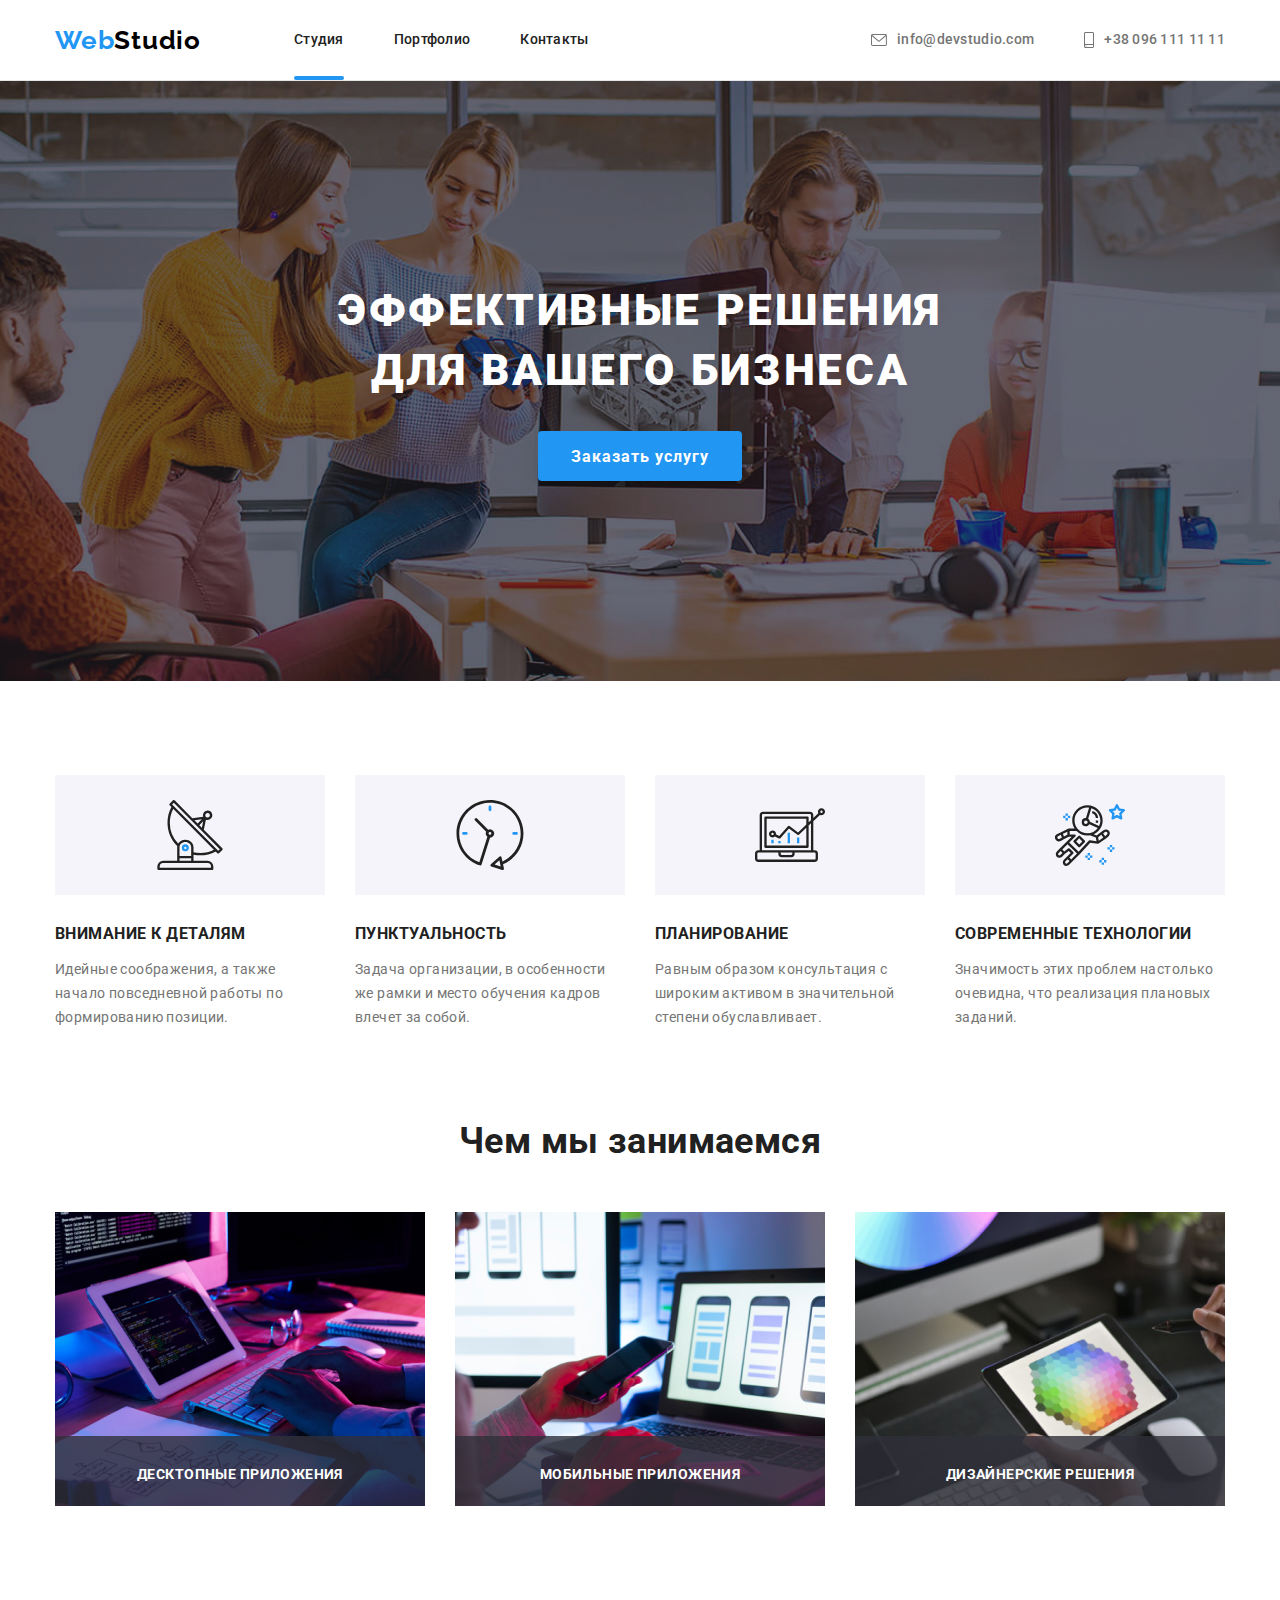
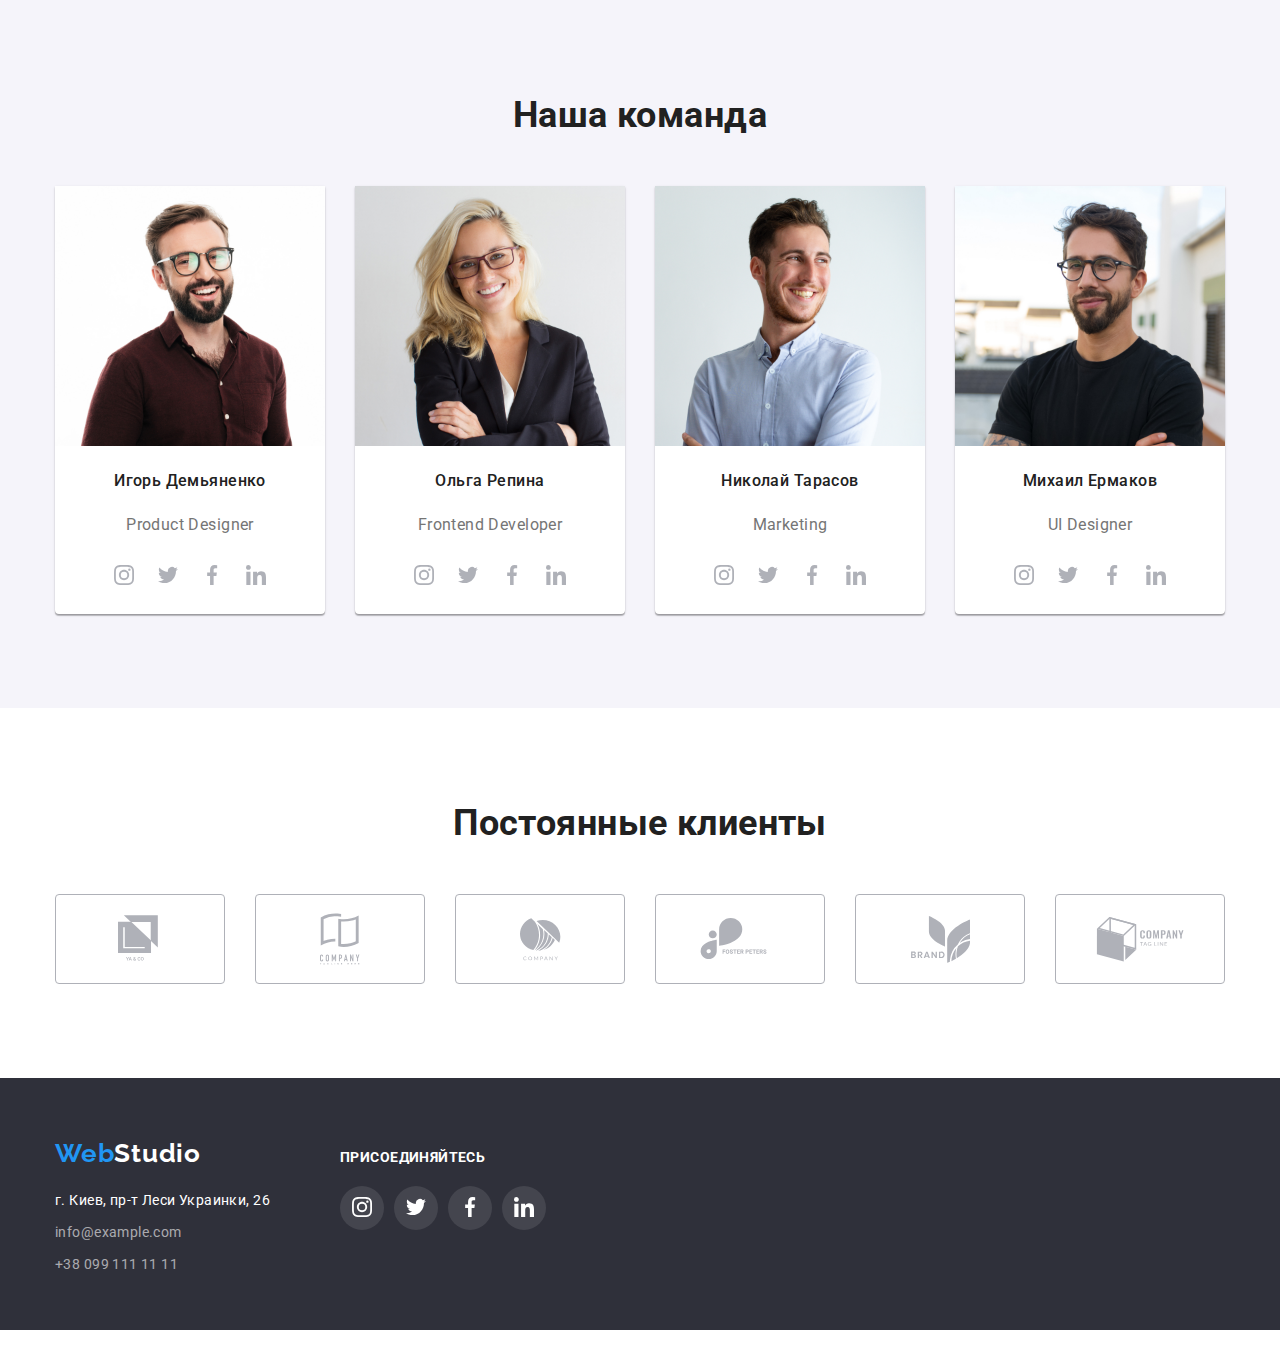
<file: index.html>
<!DOCTYPE html>
<html lang="ru">
	<head>
		<meta charset="UTF-8" />
		<meta name="viewport" content="width=device-width, initial-scale=1.0" />
		<title>WebStudio</title>
		<link
			href="https://fonts.googleapis.com/css2?family=Raleway:wght@700&family=Roboto:wght@400;500;700;900&display=swap"
			rel="stylesheet"
		/>
		<link rel="stylesheet" href="https://cdn.jsdelivr.net/npm/modern-normalize@1.0.0/modern-normalize.min.css" />
		<link rel="stylesheet" href="./css/styles.css" />
	</head>
	<body>
		<!-- Header-->

		<header class="page-header header-border">
			<!--Навигация по сайту-->
			<div class="container menu">
				<nav class="page-header menu">
					<a class="logo link" href="./index.html"><span class="logo-blue">Web</span>Studio</a>

					<ul class="list-item menu">
						<li class="header-list-item"><a class="link nav-link nav active" href="./studio.html">Студия</a></li>
						<li class="header-list-item"><a class="link nav-link nav" href="./portfolio.html">Портфолио</a></li>
						<li class="header-list-item"><a class="link nav-link nav" href="#contacts">Контакты</a></li>
					</ul>
				</nav>

				<ul class="list-item menu contacts-nav">
					<li class="header-list-item">
						<a class="link nav-link address-header" href="mailto:info@devstudio.com">
							<svg class="header-icon" width="16" height="12">
								<use href="./images/symbol-defs.svg#icon-envelope"></use>
							</svg>
							info@devstudio.com
						</a>
					</li>
					<li class="header-list-item">
						<a class="link nav-link address-header" href="tel:+380961111111">
							<svg class="header-icon" width="10" height="16">
								<use href="./images/symbol-defs.svg#icon-smartphone"></use>
							</svg>
							+38 096 111 11 11
						</a>
					</li>
				</ul>
			</div>
		</header>

		<!--Main part-->

		<main>
			<!--Особенности-->

			<section class="hero">
				<div class="overlay">
					<h1 class="hero-title">
						Эффективные решения
						<br />
						для вашего бизнеса
					</h1>
					<button class="button" data-modal-open>Заказать услугу</button>
				</div>
			</section>

			<section class="section">
				<div class="container">
					<!--<h2>
						<span>Особенности</span>
					</h2>-->
					<ul class="list-item-main">
						<li class="features-list-main">
							<div class="features-list-block">
								<svg class="features-list-image" width="70" height="70">
									<use href="./images/symbol-defs.svg#icon-antenna"></use>
								</svg>
							</div>
							<h3 class="subtitle">Внимание к деталям</h3>
							<p class="text">Идейные соображения, а также начало повседневной работы по формированию позиции.</p>
						</li>
						<li class="features-list-main">
							<div class="features-list-block">
								<svg class="features-list-image" width="70" height="70">
									<use href="./images/symbol-defs.svg#icon-clock"></use>
								</svg>
							</div>
							<h3 class="subtitle">Пунктуальность</h3>
							<p class="text">Задача организации, в особенности же рамки и место обучения кадров влечет за собой.</p>
						</li>
						<li class="features-list-main">
							<div class="features-list-block">
								<svg class="features-list-image" width="70" height="70">
									<use href="./images/symbol-defs.svg#icon-diagram"></use>
								</svg>
							</div>
							<h3 class="subtitle">Планирование</h3>
							<p class="text">Равным образом консультация с широким активом в значительной степени обуславливает.</p>
						</li>
						<li class="features-list-main">
							<div class="features-list-block">
								<svg class="features-list-image" width="70" height="70">
									<use href="./images/symbol-defs.svg#icon-astronaut"></use>
								</svg>
							</div>
							<h3 class="subtitle">Современные технологии</h3>
							<p class="text">Значимость этих проблем настолько очевидна, что реализация плановых заданий.</p>
						</li>
					</ul>
				</div>
			</section>

			<!-- Чем мы занимаемся-->

			<section class="we-do-section">
				<div class="container">
					<h2 class="heading">Чем мы занимаемся</h2>
					<ul class="list-item-main">
						<li>
							<div class="we-do-overflow">
								<img src="./images/box1.jpg" alt="Разметка сайтов" width="370" height="294" />
								<p class="we-do-subscription">Десктопные приложения</p>
							</div>
						</li>
						<li>
							<div class="we-do-overflow">
								<img src="./images/box2.jpg" alt="Написание кода" width="370" height="294" />
								<p class="we-do-subscription">Мобильные приложения</p>
							</div>
						</li>
						<li>
							<div class="we-do-overflow">
								<img src="./images/box3.jpg" alt="Колористика" width="370" height="294" />
							    <p class="we-do-subscription">Дизайнерские решения</p>
							</div>
						</li>
					</ul>
				</div>
			</section>

			<!--Наша команда-->

			<section class="our-team-section">
				<div class="container">
					<h2 class="heading">Наша команда</h2>
					<div>
						<ul class="list-item-main">
							<li class="team-list-item">
								<img
									src="./images/ihor_demianenko.jpg"
									alt="Продукт дизайнер Игорь Демьяненко"
									width="270"
									height="260"
								/>
								<h4 class="image-heading">Игорь Демьяненко</h4>
								<p class="image-text">Product Designer</p>
								<ul class="team-social-links">
									<li class="team-social-link-button">
										<a href="" class="link-for-team-social-link">
											<button class="team-button">
												<svg class="team-social-links-image" width="20" height="20">
													<use href="./images/symbol-defs.svg#icon-instagram2"></use>
												</svg>
												</button>
										</a>
									</li>
									<li class="team-social-link-button">
										<a href="" class="link-for-team-social-link">
											<button class="team-button">
												<svg class="team-social-links-image" width="20" height="20">
													<use href="./images/symbol-defs.svg#icon-twitter"></use>
												</svg>
											</button>
										</a>
									</li>
									<li class="team-social-link-button">
										<a href="" class="link-for-team-social-link">
											<button class="team-button">
												<svg class="team-social-links-image" width="20" height="20">
													<use href="./images/symbol-defs.svg#icon-facebook"></use>
												</svg>
											</button>
										</a>
									</li>
									<li class="team-social-link-button">
										<a href="" class="link-for-team-social-link">
											<button class="team-button">
												<svg class="team-social-links-image" width="20" height="20">
													<use href="./images/symbol-defs.svg#icon-linkedin"></use>
												</svg>
											</button>
										</a>
									</li>
								</ul>
							</li>
							<li class="team-list-item">
								<img src="./images/olha_repina.jpg" alt="Фронт-энд разработчик Ольга Репина" width="270" height="260" />
								<h4 class="image-heading">Ольга Репина</h4>
								<p class="image-text">Frontend Developer</p>
								<ul class="team-social-links">
									<li class="team-social-link-button">
										<a href="" class="link-for-team-social-link">
											<button class="team-button">
												<svg class="team-social-links-image" width="20" height="20">
													<use href="./images/symbol-defs.svg#icon-instagram2"></use>
												</svg>
												</button>
										</a>
									</li>
									<li class="team-social-link-button">
										<a href="" class="link-for-team-social-link">
											<button class="team-button">
												<svg class="team-social-links-image" width="20" height="20">
													<use href="./images/symbol-defs.svg#icon-twitter"></use>
												</svg>
											</button>
										</a>
									</li>
									<li class="team-social-link-button">
										<a href="" class="link-for-team-social-link">
											<button class="team-button">
												<svg class="team-social-links-image" width="20" height="20">
													<use href="./images/symbol-defs.svg#icon-facebook"></use>
												</svg>
											</button>
										</a>
									</li>
									<li class="team-social-link-button">
										<a href="" class="link-for-team-social-link">
											<button class="team-button">
												<svg class="team-social-links-image" width="20" height="20">
													<use href="./images/symbol-defs.svg#icon-linkedin"></use>
												</svg>
											</button>
										</a>
									</li>
								</ul>
							</li>
							<li class="team-list-item">
								<img src="./images/nikolai_tarasov.jpg" alt="Маркетинг Николай Тарасов" width="270" height="260" />
								<h4 class="image-heading">Николай Тарасов</h4>
								<p class="image-text">Marketing</p>
								<ul class="team-social-links">
									<li class="team-social-link-button">
										<a href="" class="link-for-team-social-link">
											<button class="team-button">
												<svg class="team-social-links-image" width="20" height="20">
													<use href="./images/symbol-defs.svg#icon-instagram2"></use>
												</svg>
												</button>
										</a>
									</li>
									<li class="team-social-link-button">
										<a href="" class="link-for-team-social-link">
											<button class="team-button">
												<svg class="team-social-links-image" width="20" height="20">
													<use href="./images/symbol-defs.svg#icon-twitter"></use>
												</svg>
											</button>
										</a>
									</li>
									<li class="team-social-link-button">
										<a href="" class="link-for-team-social-link">
											<button class="team-button">
												<svg class="team-social-links-image" width="20" height="20">
													<use href="./images/symbol-defs.svg#icon-facebook"></use>
												</svg>
											</button>
										</a>
									</li>
									<li class="team-social-link-button">
										<a href="" class="link-for-team-social-link">
											<button class="team-button">
												<svg class="team-social-links-image" width="20" height="20">
													<use href="./images/symbol-defs.svg#icon-linkedin"></use>
												</svg>
											</button>
										</a>
									</li>
								</ul>
							</li>
							<li class="team-list-item">
								<img src="./images/mikhail_yermakov.jpg" alt="Юай дизайнер Михаил Ермаков" width="270" height="260" />
								<h4 class="image-heading">Михаил Ермаков</h4>
								<p class="image-text">UI Designer</p>
								<ul class="team-social-links">
									<li class="team-social-link-button">
										<a href="" class="link-for-team-social-link">
											<button class="team-button">
												<svg class="team-social-links-image" width="20" height="20">
													<use href="./images/symbol-defs.svg#icon-instagram2"></use>
												</svg>
												</button>
										</a>
									</li>
									<li class="team-social-link-button">
										<a href="" class="link-for-team-social-link">
											<button class="team-button">
												<svg class="team-social-links-image" width="20" height="20">
													<use href="./images/symbol-defs.svg#icon-twitter"></use>
												</svg>
											</button>
										</a>
									</li>
									<li class="team-social-link-button">
										<a href="" class="link-for-team-social-link">
											<button class="team-button">
												<svg class="team-social-links-image" width="20" height="20">
													<use href="./images/symbol-defs.svg#icon-facebook"></use>
												</svg>
											</button>
										</a>
									</li>
									<li class="team-social-link-button">
										<a href="" class="link-for-team-social-link">
											<button class="team-button">
												<svg class="team-social-links-image" width="20" height="20">
													<use href="./images/symbol-defs.svg#icon-linkedin"></use>
												</svg>
											</button>
										</a>
									</li>
								</ul>
							</li>
						</ul>
					</div>
				</div>
			</section>

			<section class="our-clients-section">
				<div class="container">
					<h2 class="heading">Постоянные клиенты</h2>
					<ul class="our-clients-list">
						<li class="our-clients-list-item">
							<a class="our-clients-link">
								<svg class="our-clients-icon" width="44" height="49">
									<use href="./images/symbol-defs.svg#icon-logo-1"></use>
								</svg>
							</a>
						</li>
						<li class="our-clients-list-item">
							<a class="our-clients-link">
								<svg class="our-clients-icon" width="40" height="52">
									<use href="./images/symbol-defs.svg#icon-logo-2"></use>
								</svg>
							</a>
						</li>
						<li class="our-clients-list-item">
							<a class="our-clients-link">
								<svg class="our-clients-icon" width="41" height="43">
									<use href="./images/symbol-defs.svg#icon-logo-3"></use>
								</svg>
							</a>
						</li>
						<li class="our-clients-list-item">
							<a class="our-clients-link">
								<svg class="our-clients-icon" width="80" height="42">
									<use href="./images/symbol-defs.svg#icon-logo-4"></use>
								</svg>
							</a>
						</li>
						<li class="our-clients-list-item">
							<a class="our-clients-link">
								<svg class="our-clients-icon" width="59" height="47">
									<use href="./images/symbol-defs.svg#icon-logo-5"></use>
								</svg>
							</a>
						</li>
						<li class="our-clients-list-item">
							<a class="our-clients-link">
								<svg class="our-clients-icon" width="89" height="45">
									<use href="./images/symbol-defs.svg#icon-logo-6"></use>
								</svg>
							</a>
						</li>
					</ul>
				</div>
			</section>
		</main>

		<!--Footer-->

		<footer class="background footer-container">
			<div class="address-container">
				<div class="logo-container">
					<a class="logo link footer-logo" href="./index.html"><span class="logo-blue">Web</span>Studio</a>
				<address id="contacts">
					<ul class="footer-address-links">
						<li>
							<p class="address-text">г. Киев, пр-т Леси Украинки, 26</p>
						</li>
						<li><a class="address-links" href="mailto:info@example.com">info@example.com</a></li>
						<li><a class="address-links" href="tel:+380991111111">+38 099 111 11 11</a></li>
					</ul>
				</address>
			    </div>
			    <div class="contacts-footer">
				<p class="footer-contacts-text">присоединяйтесь</p>
				<ul class="footer-button-list">
					<li class="footer-button">
						<a href="" class="footer-button-link">
							<button type="button" class="button-in-footer">
								<svg class="footer-icon" width="20" height="20">
									<use href="./images/symbol-defs.svg#icon-instagram2">
									</use>
								</svg>
							</button>
						</a>
					</li>
					<li class="footer-button">
						<a href="" class="footer-button-link">
							<button type="button" class="button-in-footer">
								<svg class="footer-icon" width="20" height="20">
									<use href="./images/symbol-defs.svg#icon-twitter">
									</use>
								</svg>
							</button>
						</a>
					</li>
					<li class="footer-button">
						<a href="" class="footer-button-link">
							<button type="button" class="button-in-footer">
								<svg class="footer-icon" width="20" height="20">
									<use href="./images/symbol-defs.svg#icon-facebook">
									</use>
								</svg>
							</button>
						</a>
					</li>
					<li class="footer-button">
						<a href="" class="footer-button-link">
							<button type="button" class="button-in-footer">
								<svg class="footer-icon" width="20" height="20">
									<use href="./images/symbol-defs.svg#icon-linkedin">
									</use>
								</svg>
							</button>
						</a>
					</li>
				</ul>
			    </div>
			</div>
		</footer>

		<div class="backdrop is-hidden" data-modal>
			<div class="modal">
				<button type="button" class="modal-button" data-modal-close>
					<svg class="modal-button-icon" width="18" height="18">
						<use href="./images/symbol-defs.svg#icon-close-modal-window"></use>
					</svg>
				</button>
			</div>
		</div>

        <script src="./js/modal.js"></script>

	</body>
</html>
</file>
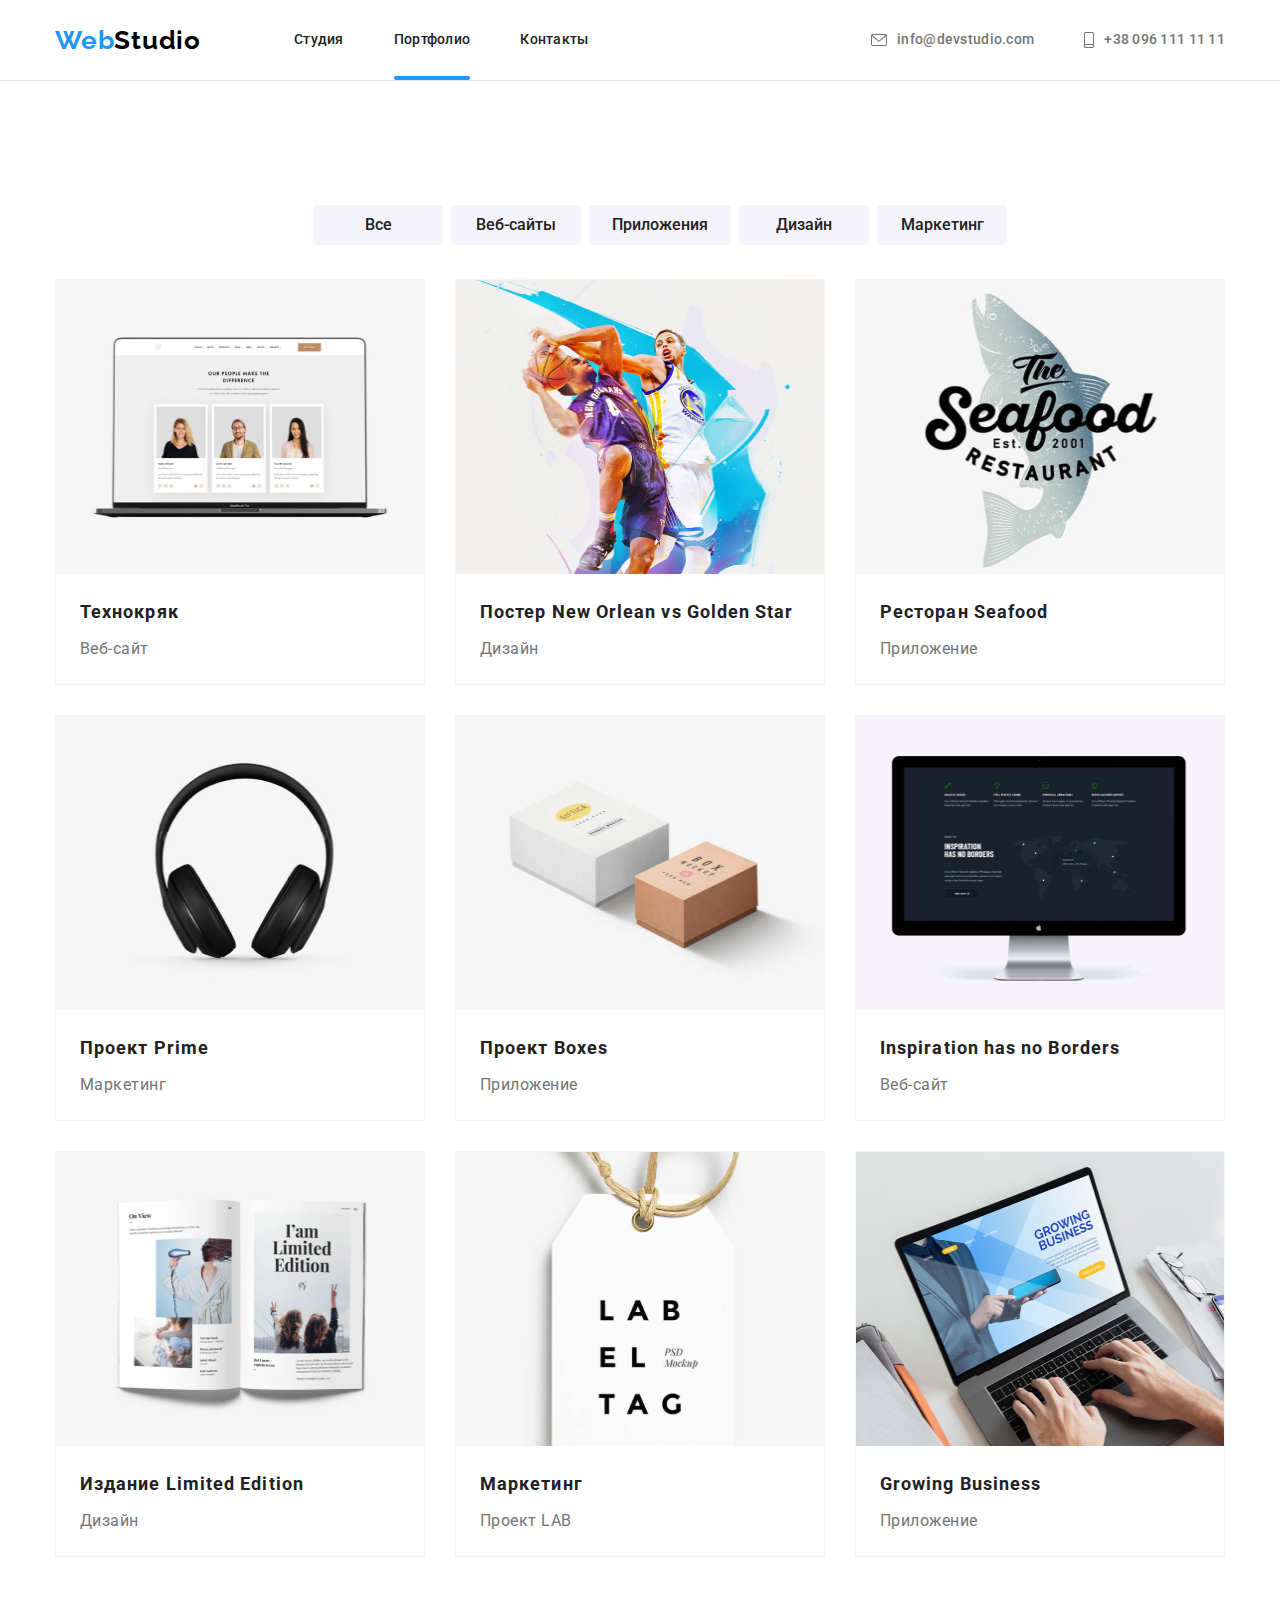
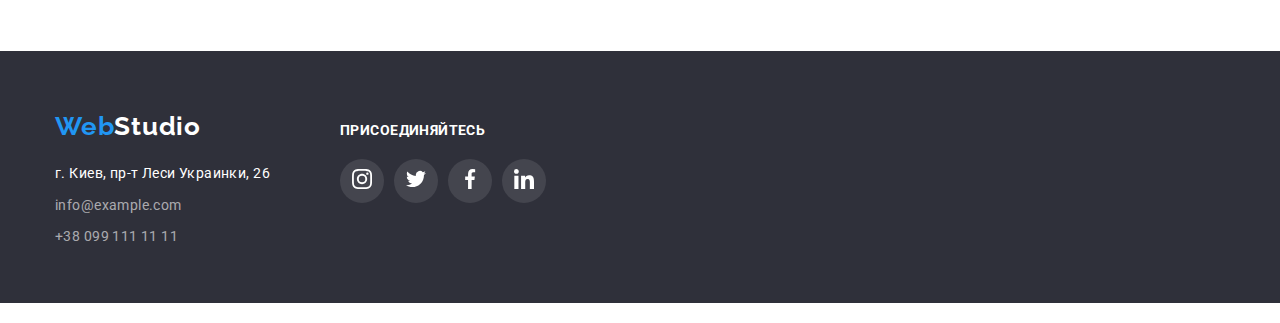
<file: portfolio.html>
<!DOCTYPE html>
<html lang="en">
	<head>
		<meta charset="UTF-8" />
		<meta name="viewport" content="width=device-width, initial-scale=1.0" />
		<title>Document</title>
		<link href="https://fonts.googleapis.com/css2?family=Raleway:wght@700&family=Roboto:wght@400;500;700;900&display=swap"
			rel="stylesheet">
		<link rel="stylesheet" href="https://cdn.jsdelivr.net/npm/modern-normalize@1.0.0/modern-normalize.min.css" />
		<link rel="stylesheet" href="./css/styles.css" />
	
	</head>
	<body>

		<!-- Header-->

		<header class="page-header header-border">
			<!--Навигация по сайту-->
			<div class="container menu">
				<nav class="page-header menu">
					<a class="logo link" href="./index.html"><span class="logo-blue">Web</span>Studio</a>
		
					<ul class="list-item menu">
						<li class="header-list-item"><a class="link nav-link nav" href="./index.html">Студия</a></li>
						<li class="header-list-item"><a class="link nav-link nav active" href="./portfolio.html">Портфолио</a></li>
						<li class="header-list-item"><a class="link nav-link nav" href="#contacts">Контакты</a></li>
					</ul>
				</nav>
		
				<ul class="list-item menu contacts-nav">
					<li class="header-list-item">
						<a class="link nav-link address-header" href="mailto:info@devstudio.com">
							<svg class="header-icon" width="16" height="12">
								<use href="./images/symbol-defs.svg#icon-envelope"></use>
							</svg>
							info@devstudio.com
						</a>
					</li>
					<li class="header-list-item">
						<a class="link nav-link address-header" href="tel:+380961111111">
							<svg class="header-icon" width="10" height="16">
								<use href="./images/symbol-defs.svg#icon-smartphone"></use>
							</svg>
							+38 096 111 11 11
						</a>
					</li>
				</ul>
			</div>
		</header>

		<!--Main part-->

		<main>
			<h1><span>Портфолио</span></h1>

			<section class="section">
				<div class="container">
					<ul class="filter-list portfolio-menu">
						<li><button type="button" class="filter-button">Все</button></li>
						<li><button type="button" class="filter-button">Веб-сайты</button></li>
						<li><button type="button" class="filter-button">Приложения</button></li>
						<li><button type="button" class="filter-button">Дизайн</button></li>
						<li><button type="button" class="filter-button">Маркетинг</button></li>
					</ul>
					
					<ul class="card-set">
						<li class="item">
							<a href="" class="link-card-set">
								<div class="card-image-overflow">
									<img class="card-set-image" src="./images/web_site.jpg" alt="Пример создания Веб-сайтов: Технокряк" width="370" height="294" />
								    <div class="overflow-text">
										<p lang="ru">
											Технокряк это современная площадка распространения коронавируса. Компании используют эту платформу для цифрового шпионажа и атак на защищённые сервера конкурентов.
										</p>
									</div>
								</div>
								<div class="card-text">
									<h3 class="portfolio-image-heading">Технокряк</h3>
									<p class="portfolio-image-subheading">Веб-сайт</p>
								</div>			
							</a>
						</li>
						<li class="item">
							<a href="" class="link">
								<div class="card-image-overflow">
									<img src="./images/design.jpg" alt="Пример дизайна:Постер Нью Орлеан вёрсус Голэг Стар" width="370"
									height="294" />
									<div class="overflow-text">
										<p lang="ru">
											Технокряк это современная площадка распространения коронавируса. Компании используют эту платформу для цифрового шпионажа и атак на защищённые сервера конкурентов.
										</p>
									</div>
								</div>
								<div class="card-text">
									<h3 class="portfolio-image-heading">Постер New Orlean vs Golden Star</h3>
								<p class="portfolio-image-subheading">Дизайн</p>
								</div>
							</a>
						</li>
						<li class="item">
							<a href="" class="link">
								<div class="card-image-overflow">
								<img src="./images/apps.jpg" alt="Пример создания приложений: Ресторан Сифуд" width="370" height="294" />
								<div class="overflow-text">
									<p lang="ru">
										Технокряк это современная площадка распространения коронавируса. Компании используют эту платформу для цифрового шпионажа и атак на защищённые сервера конкурентов.
									</p>
								</div>
							    </div>
									<div class="card-text">
										<h3 class="portfolio-image-heading">Ресторан Seafood</h3>
									<p class="portfolio-image-subheading">Приложение</p>
									</div>
							</a>
						</li>
						<li class="item">
							<a href="" class="link">
								<div class="card-image-overflow">
									<img src="./images/prime.jpg" alt="Пример Маркетинга: Проект Прайм" width="370" height="294" />
									<div class="overflow-text">
										<p lang="ru">
											Технокряк это современная площадка распространения коронавируса. Компании используют эту платформу для цифрового шпионажа и атак на защищённые сервера конкурентов.
										</p>
									</div>
								</div>
									<div class="card-text">
										<h3 class="portfolio-image-heading">Проект Prime</h3>
									<p class="portfolio-image-subheading">Маркетинг</p>
									</div>
							</a>
						</li>
						<li class="item">
							<a href="" class="link">
								<div class="card-image-overflow">
									<img src="./images/boxes.jpg" alt="Пример создания приложений:Проект Боксиз" width="370" height="294" />
									<div class="overflow-text">
										<p lang="ru">
											Технокряк это современная площадка распространения коронавируса. Компании используют эту платформу для цифрового шпионажа и атак на защищённые сервера конкурентов.
										</p>
									</div>
								</div>
									<div class="card-text">
									<h3 class="portfolio-image-heading">Проект Boxes</h3>
									<p class="portfolio-image-subheading">Приложение</p>
									</div>
							</a>
						</li>
						<li class="item">
							<a href="" class="link">
								<div class="card-image-overflow">
									<img src="./images/inspiration_has_no_borders.jpg"
									alt="Пример создания веб-сайта: Икспирейшн хэз ноу бодэрз" width="370" height="294" />
									<div class="overflow-text">
										<p lang="ru">
											Технокряк это современная площадка распространения коронавируса. Компании используют эту платформу для цифрового шпионажа и атак на защищённые сервера конкурентов.
										</p>
									</div>
								</div>
								<div class="card-text">
									<h3 class="portfolio-image-heading">Inspiration has no Borders</h3>
									<p class="portfolio-image-subheading">Веб-сайт</p>
								</div>
							</a>
						</li>
						<li class="item">
							<a href="" class="link">
								<div class="card-image-overflow">
									<img src="./images/limited_edition.jpg" alt="Пример дизайна: Издание Лимитид Эдишн" width="370"
									height="294" />
									<div class="overflow-text">
										<p lang="ru">
											Технокряк это современная площадка распространения коронавируса. Компании используют эту платформу для цифрового шпионажа и атак на защищённые сервера конкурентов.
										</p>
									</div>
								</div>
								<div class="card-text">
									<h3 class="portfolio-image-heading">Издание Limited Edition</h3>
									<p class="portfolio-image-subheading">Дизайн</p>
								</div>
							</a>
						</li>
						<li class="item">
							<a href="" class="link">
								<div class="card-image-overflow">
									<img src="./images/lab_project.jpg" alt="Пример маркетинга: Проект ЛЭБ" width="370" height="294" />
									<div class="overflow-text">
										<p lang="ru">
											Технокряк это современная площадка распространения коронавируса. Компании используют эту платформу для цифрового шпионажа и атак на защищённые сервера конкурентов.
										</p>
									</div>
								</div>
								<div class="card-text">
									<h3 class="portfolio-image-heading">Маркетинг</h3>
									<p class="portfolio-image-subheading">Проект LAB</p>
								</div>
							</a>
						</li>
						<li class="item">
							<a href="" class="link">
								<div class="card-image-overflow">
									<img src="./images/growing_business.jpg" alt="Пример создания приложений: Гроуин Бизнис" width="370"
									height="294" />
									<div class="overflow-text">
										<p lang="ru">
											Технокряк это современная площадка распространения коронавируса. Компании используют эту платформу для цифрового шпионажа и атак на защищённые сервера конкурентов.
										</p>
									</div>
								</div>
								<div class="card-text">
									<h3 class="portfolio-image-heading">Growing Business</h3>
									<p class="portfolio-image-subheading">Приложение</p>
								</div>
							</a>
						</li>
					</ul>
				</div>
			</secttion>
		</main>
		<!--Footer-->

		<footer class="background footer-container">
			<div class="address-container">
				<div class="logo-container">
					<a class="logo link footer-logo" href="./index.html"><span class="logo-blue">Web</span>Studio</a>
				<address id="contacts">
					<ul class="footer-address-links">
						<li>
							<p class="address-text">г. Киев, пр-т Леси Украинки, 26</p>
						</li>
						<li><a class="address-links" href="mailto:info@example.com">info@example.com</a></li>
						<li><a class="address-links" href="tel:+380991111111">+38 099 111 11 11</a></li>
					</ul>
				</address>
			    </div>
			    <div class="contacts-footer">
				<p class="footer-contacts-text">присоединяйтесь</p>
				<ul class="footer-button-list">
					<li class="footer-button">
						<a href="" class="footer-button-link">
							<button type="button" class="button-in-footer">
								<svg class="footer-icon" width="20" height="20">
									<use href="./images/symbol-defs.svg#icon-instagram2">
									</use>
								</svg>
							</button>
						</a>
					</li>
					<li class="footer-button">
						<a href="" class="footer-button-link">
							<button type="button" class="button-in-footer">
								<svg class="footer-icon" width="20" height="20">
									<use href="./images/symbol-defs.svg#icon-twitter">
									</use>
								</svg>
							</button>
						</a>
					</li>
					<li class="footer-button">
						<a href="" class="footer-button-link">
							<button type="button" class="button-in-footer">
								<svg class="footer-icon" width="20" height="20">
									<use href="./images/symbol-defs.svg#icon-facebook">
									</use>
								</svg>
							</button>
						</a>
					</li>
					<li class="footer-button">
						<a href="" class="footer-button-link">
							<button type="button" class="button-in-footer">
								<svg class="footer-icon" width="20" height="20">
									<use href="./images/symbol-defs.svg#icon-linkedin">
									</use>
								</svg>
							</button>
						</a>
					</li>
				</ul>
			    </div>
			</div>
		</footer>
	</body>
</html>
</file>
<file: css/styles.css>
/* Палитра цветов макета
h1-color: #FFFFFF;
accent-color: #2196F3;
main-color: #212121;
logo-black:color: #000000;
text-color: #757575;
main-grey: #757575;
*/

:root {
	--text-color: #757575;
	--white-color: #ffffff;
	--accent-color: #2196f3;
	--subheading-color: #212121;
	--black: #000000;
	--address: rgba(255, 255, 255, 0.6);
	--filter-button-bcg: #f5f4fa;
	--horizontal-line: #e5e5e5;
	--social-link-footer: rgba(255, 255, 255, 0.1);
	--our-clients-section: #AFB1B8;
	--image-overflow: rgba(33, 150, 243, 0.9);
	--we-do-overflow: rgba(47, 48, 58, 0.8);
	--modal-window-backdrop: rgba(0, 0, 0, 0.2);
}

* {
	font-style: normal;
	box-sizing: border-box;
}

body {
	font-family: Roboto, sans-serif;
	font-style: normal;
	font-weight: 400;
	font-size: 14px;
	line-height: 1, 71;
	color: var(--text-color);
	text-decoration: none;
	letter-spacing: 0.03em;
}

.container {
	width: 1200px;
	padding-left: 15px;
	padding-right: 15px;
	margin-left: auto;
	margin-right: auto;
}

/* header */

.logo {
	font-family: Raleway, sans-serif;
	font-weight: 700;
	font-size: 26px;
	line-height: 1.19;
	letter-spacing: 0.03em;
	color: var(--black);
}

.logo-blue {
	color: var(--accent-color);
}

.logo-black {
	color: var(--black);
}

.link {
	text-decoration: none;
	transition: color 250ms cubic-bezier(0.4, 0, 0.2, 1);
}

.link:hover,
.link:focus {
	color: var(--accent-color);
}

.nav-link {
	padding-top: 32px;
	padding-bottom: 32px;
	display: block;
}
.nav {
	color: var(--subheading-color);
}
.list-item {
	list-style: none;
	padding: 0;
	margin: 0;
	font-weight: 500;
	font-size: 14px;
	line-height: 1.14;
	letter-spacing: 0.02em;
}

.active {
	position: relative;
}

.active::after {
	content: '';
	position: absolute;
	left: 0;
	bottom: 0px;
	width: 100%;

	background-color: var(--accent-color);
	height: 4px;
	border-radius: 2px;
}

.address-header {
	color: var(--text-color);
	display: flex;
	align-items: center;
}

li .address-links {
	color: var(--address);
	text-decoration: none;
	line-height: 1.71;
}

.footer-address-links {
	text-decoration: none;
	list-style: none;
	padding-left: 0;
}
.address-text {
	color: var(--white-color);
	line-height: 1.71;
	margin-top: 0;
	margin-bottom: 8px;
}

.background {
	background-color: #2f303a;
	line-height: 1.71;
}

.hero {
	background-color: #2f303a;
	line-height: 1.71;
	max-width: 1600px;
	height: 600px;
	margin-left: auto;
	margin-right: auto;
}

.overlay {
	max-width: 1600px;
	height: 600px;
	padding-left: 15px;
	padding-right: 15px;
	margin-left: auto;
	margin-right: auto;
	background-image: linear-gradient(to right, rgba(47, 48, 58, 0.4), rgba(47, 48, 58, 0.4)), url(../images/hero-photo.jpg);
	background-size: cover;
	background-repeat: no-repeat;
	background-position: center;

	display: flex;
	flex-direction: column;
	align-items: center;
	justify-content: center;
}

.hero-title {
	margin-top: 0;
	margin-bottom: 30px;
	font-weight: 900;
	font-size: 44px;
	line-height: 1.36;
	text-align: center;
	text-transform: uppercase;
	color: var(--white-color);
	letter-spacing: 0.06em;
}

.button {
	display: inline-block;
	font-weight: 700;
	font-size: 16px;
	line-height: 1.87;
	color: var(--white-color);
	background-color: var(--accent-color);
	letter-spacing: 0.06em;
	border-radius: 4px;
	border: 1px solid transparent;
	padding: 10px 32px;
	min-width: 200px;
	height: 50px;
	text-align: center;
	box-shadow: 0px 4px 4px rgba(0, 0, 0, 0.15);
	transition: color 250ms cubic-bezier(0.4, 0, 0.2, 1), background-color 250ms cubic-bezier(0.4, 0, 0.2, 1);
}

.button:hover,
.button:focus {
	color: var(--accent-color);
	background-color: var(--white-color);
}

.section {
	padding-top: 94px;
	padding-bottom: 94px;
	margin-top: 0;
	margin-bottom: 0;
}

.we-do-section {
	padding-bottom: 94px;
	margin-bottom: 0;
	margin-top: 0;
}

.we-do-overflow {
	position: relative;
}

.we-do-subscription {
	position: absolute;
	bottom: 0;
	left: 0;
	width: 100%;
	height: 24%;
	margin-top: 0;
	margin-bottom: 0;
	background-color: var(--we-do-overflow);
	color: var(--white-color);
	font-weight: 700;
	line-height: 1.14;
	text-transform: uppercase;
	padding-top: 27px;
	padding-bottom: 27px;
	}

.we-do-overflow > .we-do-subscription {
	text-align: center;
}

.we-do-overflow > img {
	display: block;
}

.subtitle {
	font-weight: 700;
	line-height: 1.14;
	letter-spacing: 0.03em;
	text-transform: uppercase;
	color: var(--subheading-color);
	margin-top: 0;
	margin-bottom: 10px;
}
.list-item-main {
	list-style: none;
	margin-top: 0;
	margin-bottom: 0;
	margin-left: 0px;
	margin-right: 0;
	padding-left: 0;
	display: flex;
	align-items: center;
}

.features-list-main {
	max-width: 270px;
	height: 251px;
}

.features-list-block {
	display: flex;
	align-items: center;
	justify-content: center;
	margin-bottom: 30px;
	width: 270px;
	height: 120px;
	background-color: var(--filter-button-bcg);
}

.features-list-image {
	display: block;
}

.our-team-section {
	padding-top: 94px;
	padding-bottom: 94px;
	margin-top: 0;
	margin-bottom: 0;
	background-color: var(--filter-button-bcg);
	max-width: 1600px;
	margin-left: auto;
	margin-right: auto;
	height: 708px;
}

.list-item-main li:not(:first-child) {
	margin-left: 30px;
}

.list-item-main h3,
.list-item-main p {
	text-align: left;
	margin-left: 0;
}

.list-item-main p {
	line-height: 1.71;
}

.list-item-main h4.image-heading,
.list-item-main p.image-text {
	text-align: center;
}

.team-social-links {
	display: flex;
	align-items: center;
	justify-content: center;
	list-style: none;
	padding-left: 0;
	padding-right: 0;
	margin-left: auto;
	margin-right: auto;
	max-width: 206px;
	height: 44px;
}

.team-social-links > li.team-social-link-button {
	margin-left: 0;
	margin-right: 0;
}

.team-social-links-image {
	fill: var(--our-clients-section);
	transition: fill 250ms cubic-bezier(0.4, 0, 0.2, 1);
}

.team-social-link-button:not(:last-child) {
	margin-right: 10px;
}

.team-button {
	width: 44px;
	height: 44px;
	border: 1px solid transparent;
	border-radius: 50%;
	background-color: var(--white-color);
	margin-left: 0;
	margin-right: 0;
	transition: background-color 250ms cubic-bezier(0.4, 0, 0.2, 1);
}

.team-list-item {
	width: 270px;
	height: 428px;
	background-color: var(--white-color);
	box-shadow: 0px 1px 3px rgba(0, 0, 0, 0.12), 0px 1px 1px rgba(0, 0, 0, 0.14), 0px 2px 1px rgba(0, 0, 0, 0.2);
	border-radius: 0px 0px 4px 4px;
}

.link-for-team-social-link > .team-button:hover,
.link-for-team-social-link > .team-button:focus {
	background-color: var(--accent-color);
}
.link-for-team-social-link > .team-button:hover >.team-social-links-image {
	fill: var(--white-color);
}

.heading {
	font-weight: 700;
	font-size: 36px;
	line-height: 1.17;
	text-align: center;
	color: var(--subheading-color);
	margin-bottom: 50px;
}

.image-heading {
	font-weight: 500;
	font-size: 16px;
	line-height: 1.19;
	color: var(--subheading-color);
}

.image-text {
	font-size: 16px;
	line-height: 1.19;
}

.portfolio-image-heading {
	font-weight: 700;
	font-size: 18px;
	line-height: 2;
	letter-spacing: 0.06em;
	color: var(--subheading-color);
	letter-spacing: 0.06em;
	margin-top: 0;
	margin-bottom: 4px;
}

.portfolio-image-subheading {
	font-weight: 400;
	font-size: 16px;
	line-height: 1.87;
	letter-spacing: 0.03em;
	color: var(--text-color);
	letter-spacing: 0.03em;
	margin-top: 0;
	margin-bottom: 0;
}

.filter-list {
	list-style: none;
	font-weight: 500;
	font-size: 16px;
	line-height: 1.62x;
	letter-spacing: 0.03em;
	margin-top: 0;
	margin-bottom: 34px;
}

.filter-button {
	display: inline-block;
	color: var(--subheading-color);
	background-color: var(--filter-button-bcg);
	min-width: 130px;
	text-align: center;
	border-radius: 4px;
	border: 1px solid transparent;
	padding: 6px 22px;
	font-weight: 500;
	font-size: 16px;
	line-height: 1.62;
	border-radius: 4px;
	transition: color 250ms cubic-bezier(0.4, 0, 0.2, 1), background-color 250ms cubic-bezier(0.4, 0, 0.2, 1), box-shadow 250ms cubic-bezier(0.4, 0, 0.2, 1);
}

.filter-button:hover,
.filter-button:focus {
	color: var(--white-color);
	background-color: var(--accent-color);
	box-shadow: 0px 3px 1px rgba(0, 0, 0, 0.1), 0px 1px 2px rgba(0, 0, 0, 0.08), 0px 2px 2px rgba(0, 0, 0, 0.12);
}

h1 > span,
h2 > span {
	display: none;
	margin-bottom: 0;
}

h1 {
	margin-top: 0;
	margin-bottom: 30px;
}

h2 {
	margin-top: 0;
	margin-bottom: 50px;
}

h3 {
	margin-top: 0;
	margin-bottom: 10px;
}

.menu {
	display: flex;
	align-items: center;
}

.menu li:not(:last-child) {
	margin-right: 50px;
}

.portfolio-menu {
	display: flex;
	justify-content: center;
	margin-bottom: 34px;
}

.portfolio-menu li:not(:last-child) {
	margin-right: 8px;
}

.page-header {
	align-items: center;
	margin-top: 0;
	margin-bottom: 0;
}

.header-border {
	border-bottom: 1px solid var(--horizontal-line);
}

ul.card-set {
	display: flex;
	flex-wrap: wrap;
	margin-top: 0;
	margin-right: -30px;
	margin-bottom: -30px;
	padding: 0;
	list-style: none;
	align-content: stretch;
}

.card-set > .item {
	border: 1px solid var(--filter-button-bcg);
}

.card-set > .item:hover {
	box-shadow: 0px 1px 1px rgba(0, 0, 0, 0.12), 0px 4px 4px rgba(0, 0, 0, 0.06), 1px 4px 6px rgba(0, 0, 0, 0.16);
}

.item {
	box-sizing: border-box;
	margin-right: 30px;
	margin-bottom: 30px;
	width: calc((100% - 3 * 30px) / 3);
}

.card-set > li img {
	width: 100%;
}

.link-card-set {
	text-decoration: none;
}

.card-set .item:hover,
.card-set .item:focus {
	opacity: 1;
}

.card-image-overflow {
	position: relative;
	overflow: hidden;
}

.card-image-overflow > img {
	display: block;
}

.overflow-text {
	position: absolute;
	top: 0;
	left: 0;
	width: 100%;
	height: 100%;
	background-color: var(--image-overflow);
	color: var(--white-color);
	padding: 63px 24px;
	font-size: 18px;
	line-height: 1.56;
	letter-spacing: 0.03em;
	transform: translateY(100%);
	transition: transform 250ms cubic-bezier(0.4, 0, 0.2, 1);
}

.overflow-text > p {
	margin-top: 0;
	margin-bottom: 0;
}

.card-set > .item:hover .overflow-text {
	transform: translateY(0);
}

.card-text {
	padding: 20px 24px;
}

.page-header > .logo {
	margin-right: 93px;
}

.contacts-nav {
	margin-left: auto;
}

.list-wrap {
	padding: 20px 24px;
}

.footer-logo {
	display: block;
	margin-top: 0;
	margin-bottom: 20px;
	font-family: Raleway, sans-serif;
	font-weight: 700;
	font-size: 26px;
	line-height: 1.19;
	letter-spacing: 0.03em;
	color: var(--white-color);
}
.footer-container {
	max-width: 1600px;
	height: 252px;
	margin-left: auto;
	margin-right: auto;
}
.footer-address-links > li {
	margin-bottom: 8px;
}

/*Icons*/

.header-icon {
	margin-right: 10px;
	fill: currentColor;
}

.header-list-item {
	display: flex;
	align-items: center;
	color: var(--subheading-color);
	transition: color 250ms cubic-bezier(0.4, 0, 0.2, 1);
}

.header-list-item:hover,
.header-list-item:focus {
	color: var(--accent-color);
}


.address-container {
	width: 1200px;
	padding-left: 15px;
	padding-right: 15px;
	padding-top: 60px;
	padding-bottom: 60px;
	margin-left: auto;
	margin-right: auto;
	display: flex;
	align-items: baseline;
	justify-content: start;
}

.logo-container {
	padding-left: 0;
	padding-right: 70px;
	padding-top: 0;
	padding-bottom: 0;
	margin-left: 0;
	margin-right: 0;
}

.footer-contacts-text {
	text-transform: uppercase;
	color: var(--white-color);
	font-family: Roboto, sans-serif;
	font-weight: 700;
	font-size: 14px;
	line-height: 1.14;
	letter-spacing: 0.03em;
}

.footer-icon {
	fill: var(--white-color);
}

.footer-button {
	margin-top: 0;
	margin-bottom: 0;
	list-style: none;
}

.footer-button:not(:last-child) {
	margin-right: 10px;
}

.contacts-footer {
	margin-left: 0px;
	margin-right: auto;
}

.footer-button-list {
	display: flex;
	align-items: center;
	margin-top: 0;
	margin-bottom: 0;
	margin-left: 0;
	padding-left: 0;
}

.footer-contacts-text {
	margin-top: 0;
	margin-bottom: 20px;
}

.footer-button-link {
	text-decoration: none;
}

.button-in-footer {
	width: 44px;
	height: 44px;
	border-radius: 50%;
	border-style: none;
	background-color: var(--social-link-footer);
	transition: background-color 250ms cubic-bezier(0.4, 0, 0.2, 1);
}

.footer-button-link > .button-in-footer:hover,
.footer-button-link > .button-in-footer:focus {
	background-color: var(--accent-color);
}


.our-clients-section {
	padding-top: 94px;
	padding-bottom: 94px;
	margin-top: 0;
	margin-bottom: 0;
}

.our-clients-list {
	/*margin-left: 0;
	margin-right: 0;*/
	list-style: none;
	padding-left: 0;
	display: flex;
	align-items: center;
	justify-content: center;
	margin-top: 0;
	margin-bottom: 0;
}

.our-clients-list-item {
	width: 170px;
	height: 90px;
	background-color: var(--white-color);
	border: 1px solid var(--our-clients-section);
	border-radius: 4px;
	padding-left: 0;
	display: flex;
	align-items: center;
	justify-content: center;
	transition: border-color 250ms cubic-bezier(0.4, 0, 0.2, 1);
}

.our-clients-list-item:not(:last-child) {
	margin-right: 30px;
}

.our-clients-link {
	text-decoration: none;
	display: flex;
	align-items: center;
	justify-content: center;
}

.our-clients-icon {
	fill: var(--our-clients-section);
	transition: fill 250ms cubic-bezier(0.4, 0, 0.2, 1);
}
	

.our-clients-list-item:focus .our-clients-icon,
.our-clients-list-item:hover .our-clients-icon {
	fill: var(--accent-color);
}

.our-clients-list-item:focus,
.our-clients-list-item:hover {
	border-color: var(--accent-color);
}

.visually-hidden {
	position: absolute;
	width: 1px;
	height: 1px;
	margin: -1px;
	border: 0;
	padding: 0;
	
	white-space: nowrap;
	clip-path: inset(100%);
	clip: rect(0 0 0 0);
	overflow: hidden;
  }

  .backdrop {
	background-color: var(--modal-window-backdrop);
	position: fixed;
	top: 0;
	left: 0;
	width: 100%;
	height: 100%;
  }

  .backdrop.is-hidden {
	  opacity: 0;
	  pointer-events: none;
	  visibility: hidden;
  }

  .modal {
	min-width: 528px;
	min-height: 581px;
	background-color: var(--white-color);
	box-shadow: 0px 1px 3px rgba(0, 0, 0, 0.12), 0px 1px 1px rgba(0, 0, 0, 0.14), 0px 2px 1px rgba(0, 0, 0, 0.2);
	border-radius: 4px;
	position: absolute;
	top: 50%;
	left: 50%;
	transform: translate(-50%, -50%);
  }

  .modal-button-icon {
	  position: absolute;
	  top: 8px;
	  right: 8px;

	  background-color: var(--white-color);
	  border: 1px solid rgba(0, 0, 0, 0.1);
	  border-radius: 50%;
  }
</file>
